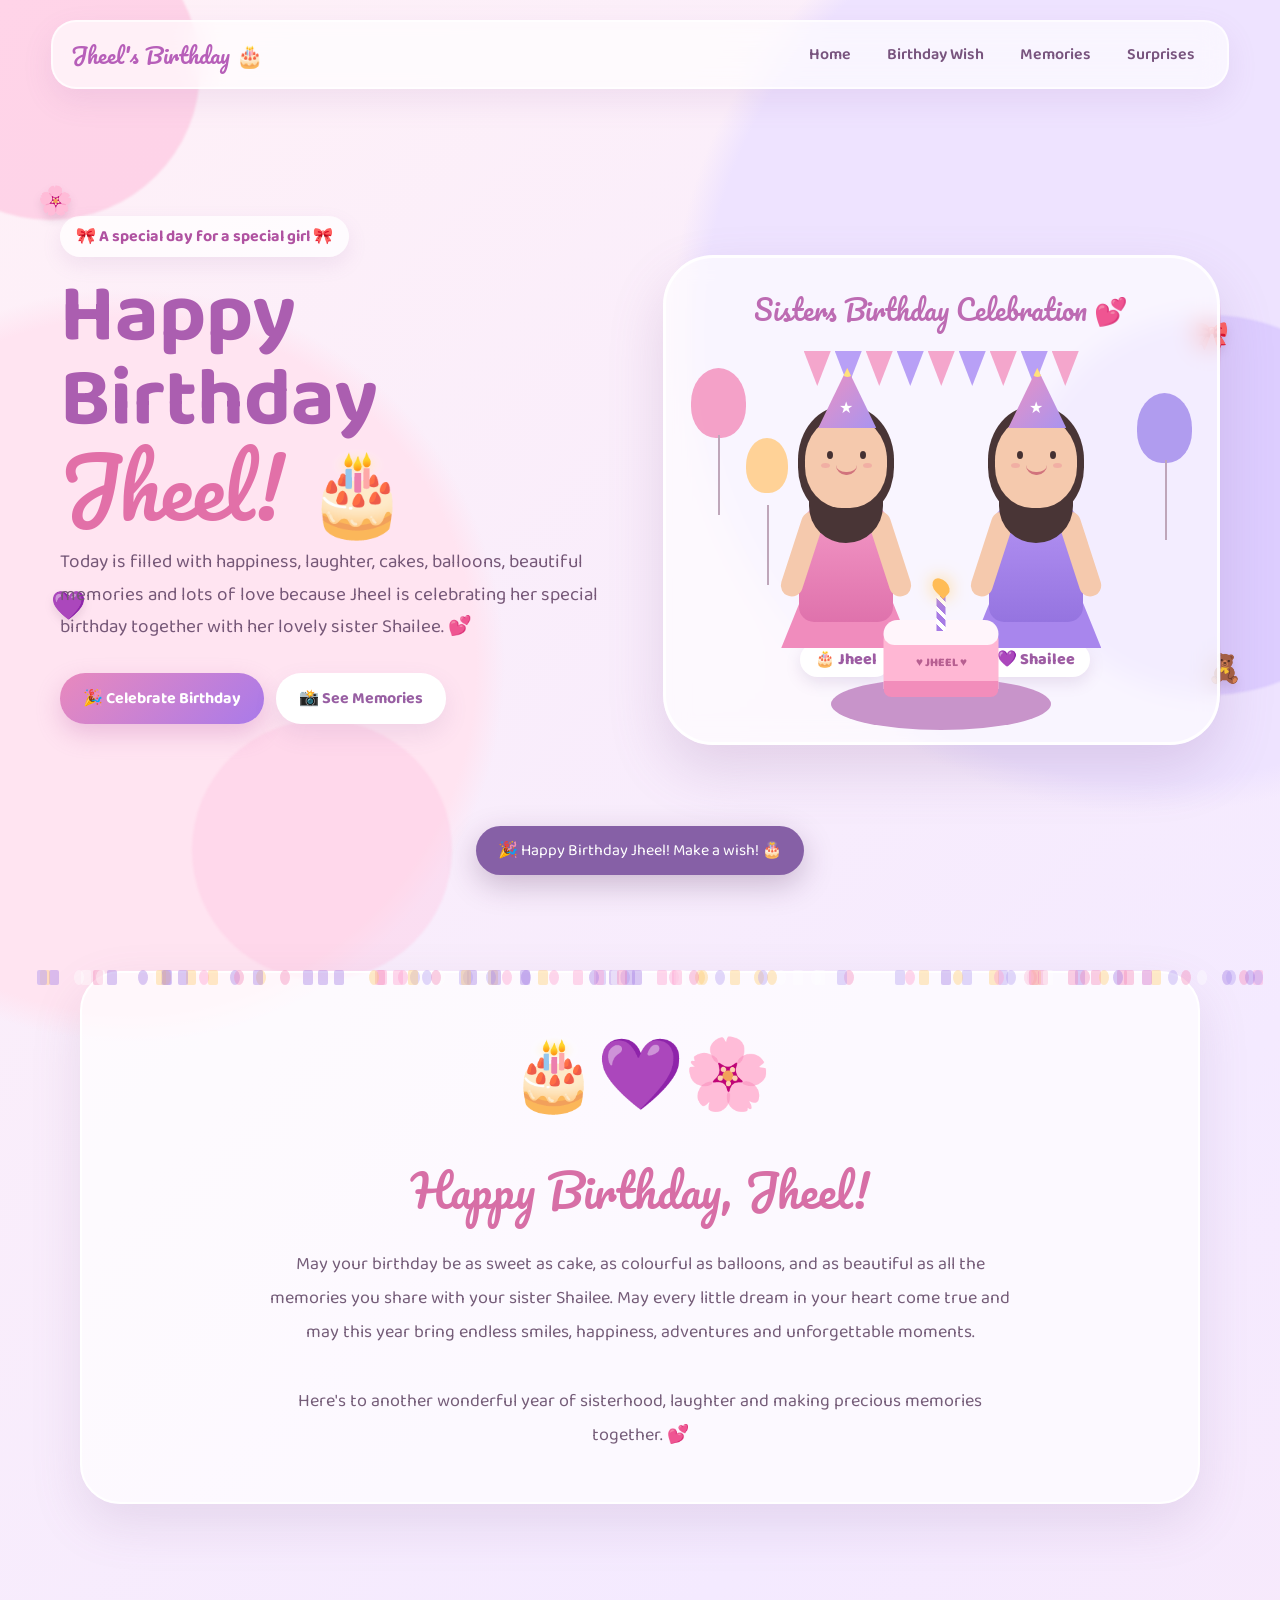
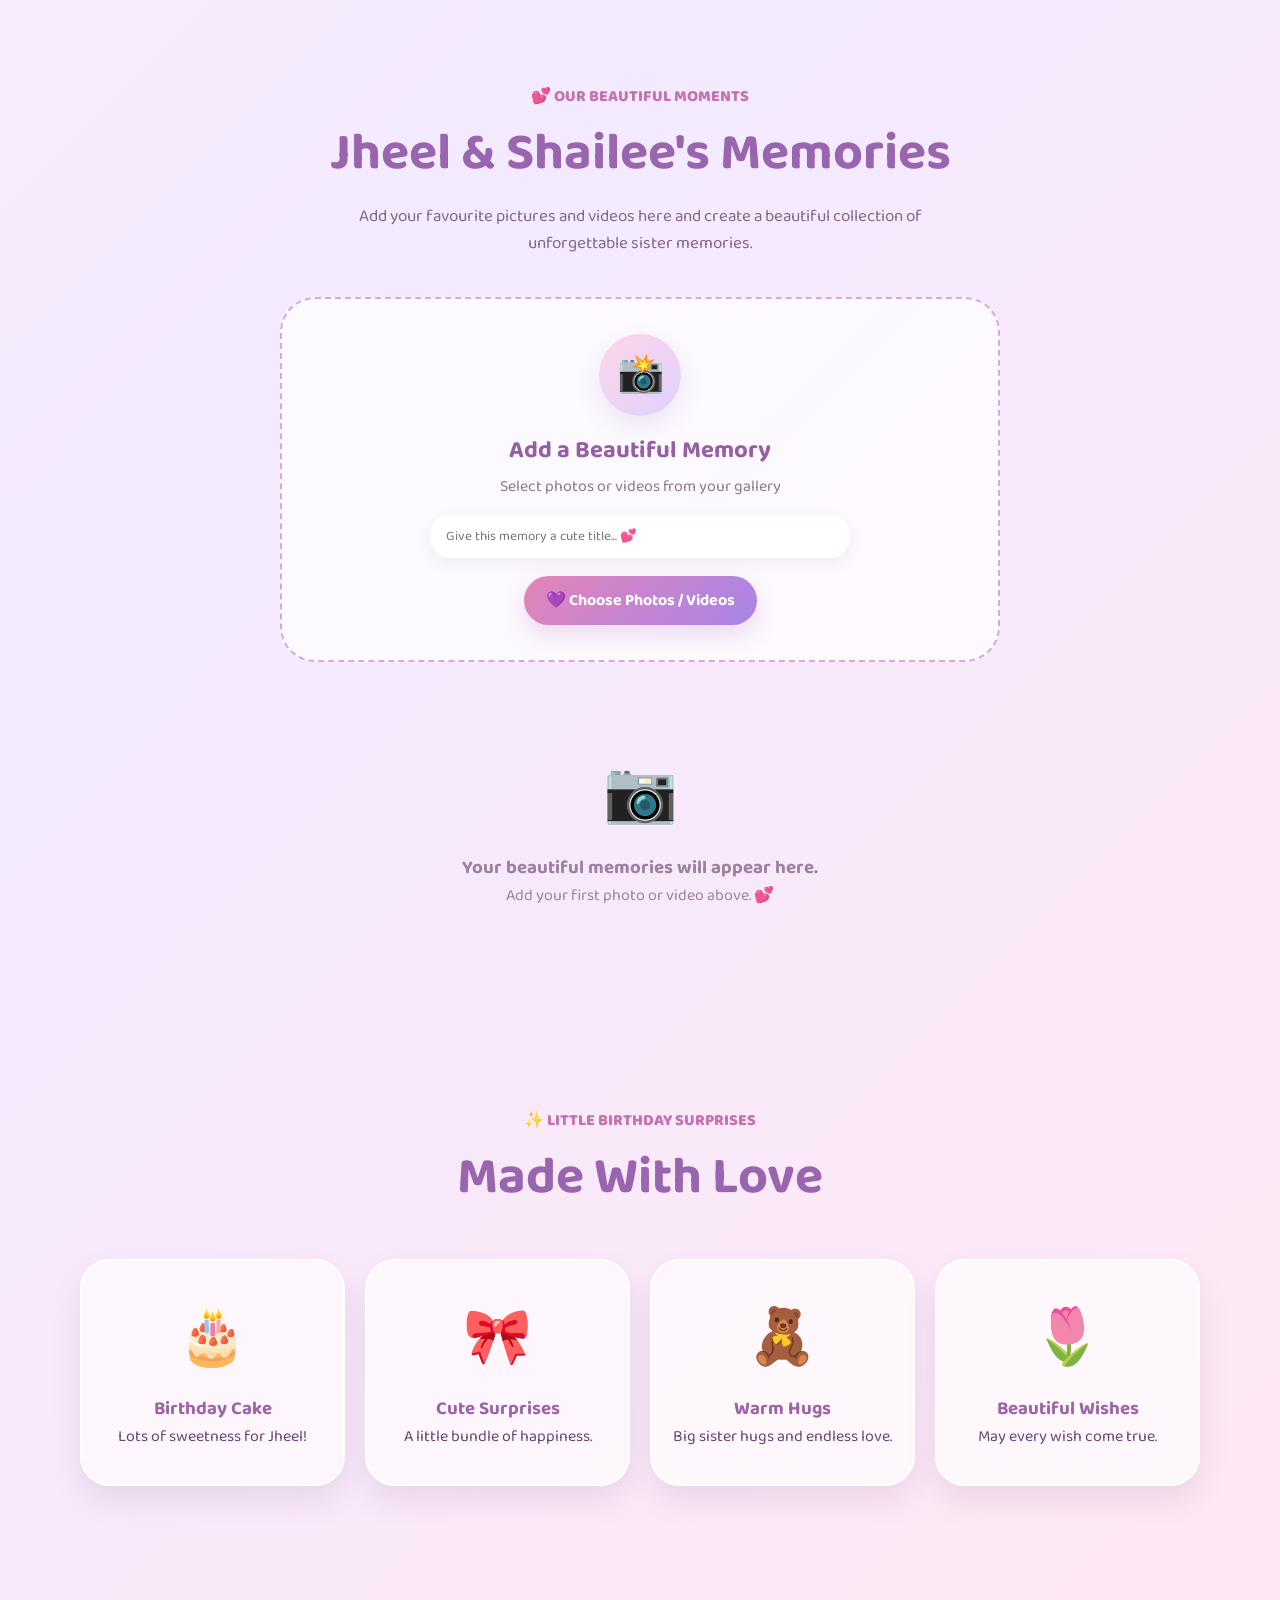
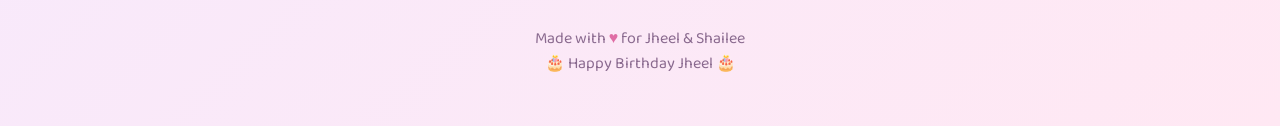
<file: index.html>
<!DOCTYPE html>
<html lang="en">
<head>
  <meta charset="UTF-8" />
  <meta name="viewport" content="width=device-width, initial-scale=1.0" />

  <title>Happy Birthday Jheel 💜</title>

  <link
    href="https://fonts.googleapis.com/css2?family=Baloo+2:wght@400;500;600;700;800&family=Pacifico&display=swap"
    rel="stylesheet"
  />

  <style>
    /* ===========================
       GLOBAL
    ============================ */

    * {
      margin: 0;
      padding: 0;
      box-sizing: border-box;
    }

    html {
      scroll-behavior: smooth;
    }

    body {
      font-family: "Baloo 2", cursive;
      background:
        radial-gradient(circle at 10% 20%, #ffe4f1 0 12%, transparent 13%),
        radial-gradient(circle at 90% 10%, #eee3ff 0 14%, transparent 15%),
        linear-gradient(135deg, #fff1f7, #f4eaff, #ffe8f3);
      min-height: 100vh;
      overflow-x: hidden;
      color: #67456f;
    }

    button,
    input,
    textarea {
      font-family: inherit;
    }

    button {
      cursor: pointer;
    }

    section {
      position: relative;
      z-index: 2;
    }

    /* ===========================
       BACKGROUND BLOBS
    ============================ */

    .blob {
      position: fixed;
      border-radius: 50%;
      filter: blur(1px);
      opacity: 0.35;
      z-index: -2;
      animation: blobFloat 10s ease-in-out infinite alternate;
    }

    .blob1 {
      width: 300px;
      height: 300px;
      background: #ff9fca;
      top: -80px;
      left: -100px;
    }

    .blob2 {
      width: 380px;
      height: 380px;
      background: #bca3ff;
      right: -120px;
      top: 35%;
      animation-delay: 2s;
    }

    .blob3 {
      width: 260px;
      height: 260px;
      background: #ffc2e0;
      bottom: -80px;
      left: 15%;
      animation-delay: 4s;
    }

    @keyframes blobFloat {
      from {
        transform: translateY(0) scale(1);
      }
      to {
        transform: translateY(30px) scale(1.08);
      }
    }

    /* ===========================
       NAVIGATION
    ============================ */

    nav {
      width: min(1180px, 92%);
      margin: 20px auto 0;
      padding: 12px 18px;
      background: rgba(255, 255, 255, 0.65);
      backdrop-filter: blur(15px);
      border: 2px solid rgba(255, 255, 255, 0.7);
      border-radius: 25px;
      display: flex;
      align-items: center;
      justify-content: space-between;
      gap: 20px;
      box-shadow: 0 12px 30px rgba(160, 100, 170, 0.12);
      position: relative;
      z-index: 50;
    }

    .logo {
      font-family: "Pacifico", cursive;
      font-size: 22px;
      color: #b75fb9;
      white-space: nowrap;
    }

    .nav-links {
      display: flex;
      align-items: center;
      gap: 8px;
      flex-wrap: wrap;
    }

    .nav-links a {
      text-decoration: none;
      color: #78547e;
      padding: 8px 14px;
      border-radius: 20px;
      font-weight: 600;
      transition: 0.25s;
    }

    .nav-links a:hover {
      background: #f7dff2;
      color: #a34aa7;
    }

    /* ===========================
       HERO
    ============================ */

    .hero {
      min-height: 88vh;
      width: min(1200px, 94%);
      margin: 0 auto;
      display: grid;
      grid-template-columns: 1fr 1fr;
      align-items: center;
      gap: 45px;
      padding: 50px 20px 80px;
    }

    .hero-content {
      position: relative;
    }

    .small-badge {
      width: max-content;
      padding: 8px 16px;
      border-radius: 30px;
      background: rgba(255, 255, 255, 0.74);
      box-shadow: 0 8px 20px rgba(160, 110, 175, 0.12);
      color: #b052a1;
      font-weight: 700;
      margin-bottom: 18px;
    }

    .hero h1 {
      font-size: clamp(45px, 7vw, 82px);
      line-height: 1.03;
      color: #ab5eb0;
      margin-bottom: 18px;
    }

    .hero h1 span {
      display: block;
      font-family: "Pacifico", cursive;
      color: #e270a8;
      font-weight: 400;
    }

    .hero p {
      max-width: 620px;
      font-size: 19px;
      line-height: 1.7;
      color: #765878;
    }

    .hero-buttons {
      display: flex;
      flex-wrap: wrap;
      gap: 12px;
      margin-top: 30px;
    }

    .btn {
      border: none;
      padding: 13px 23px;
      border-radius: 25px;
      font-size: 16px;
      font-weight: 700;
      transition: transform 0.25s, box-shadow 0.25s;
    }

    .btn:hover {
      transform: translateY(-4px);
    }

    .primary-btn {
      background: linear-gradient(135deg, #e989bd, #a97aea);
      color: white;
      box-shadow: 0 10px 25px rgba(191, 100, 173, 0.3);
    }

    .secondary-btn {
      color: #985fa3;
      background: white;
      box-shadow: 0 10px 25px rgba(130, 90, 160, 0.12);
    }

    /* ===========================
       SISTER CHARACTER SCENE
    ============================ */

    .scene {
      position: relative;
      min-height: 550px;
      display: flex;
      justify-content: center;
      align-items: flex-end;
    }

    .scene-card {
      width: 100%;
      min-height: 490px;
      background: rgba(255, 255, 255, 0.64);
      backdrop-filter: blur(12px);
      border: 3px solid rgba(255, 255, 255, 0.9);
      border-radius: 50px;
      position: relative;
      overflow: hidden;
      box-shadow: 0 25px 55px rgba(142, 93, 154, 0.2);
    }

    .party-title {
      text-align: center;
      padding-top: 28px;
      font-family: "Pacifico", cursive;
      color: #bd6bb3;
      font-size: 27px;
    }

    .banner {
      display: flex;
      justify-content: center;
      gap: 4px;
      margin-top: 18px;
    }

    .banner span {
      width: 27px;
      height: 35px;
      clip-path: polygon(0 0, 100% 0, 50% 100%);
    }

    .banner span:nth-child(odd) {
      background: #f4a6cc;
    }

    .banner span:nth-child(even) {
      background: #b8a0f6;
    }

    .characters {
      position: absolute;
      left: 0;
      right: 0;
      bottom: 65px;
      display: flex;
      justify-content: center;
      align-items: flex-end;
      gap: 40px;
    }

    .character-box {
      text-align: center;
      position: relative;
    }

    .character {
      position: relative;
      width: 150px;
      height: 270px;
    }

    .head {
      width: 82px;
      height: 92px;
      border-radius: 48% 48% 45% 45%;
      background: #f5c9ad;
      position: absolute;
      top: 52px;
      left: 34px;
      z-index: 4;
    }

    .hair {
      position: absolute;
      width: 96px;
      height: 112px;
      top: 42px;
      left: 27px;
      background: #493536;
      border-radius: 48% 48% 45% 45%;
      z-index: 3;
    }

    .hair::after {
      content: "";
      position: absolute;
      width: 74px;
      height: 55px;
      background: #493536;
      bottom: -25px;
      left: 11px;
      border-radius: 0 0 45px 45px;
    }

    .face {
      position: absolute;
      z-index: 5;
      top: 82px;
      left: 52px;
      width: 47px;
      height: 40px;
    }

    .eye {
      position: absolute;
      width: 6px;
      height: 8px;
      background: #443132;
      border-radius: 50%;
      top: 5px;
    }

    .eye.left {
      left: 4px;
    }

    .eye.right {
      right: 4px;
    }

    .smile {
      width: 21px;
      height: 10px;
      border-bottom: 3px solid #d1737c;
      border-radius: 0 0 20px 20px;
      position: absolute;
      left: 13px;
      top: 19px;
    }

    .blush {
      position: absolute;
      width: 9px;
      height: 5px;
      background: #ef9e9f;
      border-radius: 50%;
      top: 17px;
      opacity: 0.6;
    }

    .blush.left {
      left: -2px;
    }

    .blush.right {
      right: -2px;
    }

    .body {
      position: absolute;
      width: 94px;
      height: 125px;
      border-radius: 40px 40px 15px 15px;
      left: 28px;
      top: 133px;
      z-index: 2;
    }

    .jheel .body {
      background: linear-gradient(#f59bc8, #df72ac);
    }

    .shailee .body {
      background: linear-gradient(#b695f5, #9574e0);
    }

    .dress-bottom {
      position: absolute;
      width: 130px;
      height: 90px;
      left: 10px;
      top: 194px;
      clip-path: polygon(28% 0, 72% 0, 100% 100%, 0 100%);
      z-index: 1;
    }

    .jheel .dress-bottom {
      background: #f08cbd;
    }

    .shailee .dress-bottom {
      background: #a886ed;
    }

    .arm {
      position: absolute;
      width: 22px;
      height: 88px;
      background: #f5c9ad;
      border-radius: 20px;
      z-index: 2;
    }

    .arm-left {
      left: 20px;
      top: 146px;
      transform: rotate(18deg);
    }

    .arm-right {
      right: 20px;
      top: 146px;
      transform: rotate(-18deg);
    }

    .birthday-hat {
      position: absolute;
      top: 4px;
      left: 47px;
      width: 58px;
      height: 60px;
      background: linear-gradient(135deg, #ef91bf, #a994f0);
      clip-path: polygon(50% 0%, 100% 100%, 0% 100%);
      z-index: 7;
    }

    .birthday-hat::before {
      content: "";
      width: 13px;
      height: 13px;
      position: absolute;
      background: #ffe27c;
      border-radius: 50%;
      left: 23px;
      top: -4px;
    }

    .birthday-hat::after {
      content: "★";
      color: white;
      position: absolute;
      font-size: 16px;
      top: 28px;
      left: 21px;
    }

    .character-name {
      display: inline-block;
      margin-top: 8px;
      background: white;
      padding: 5px 15px;
      border-radius: 20px;
      font-weight: 800;
      color: #9d5ca3;
      box-shadow: 0 6px 15px rgba(130, 80, 150, 0.15);
    }

    .cake-table {
      position: absolute;
      bottom: 12px;
      width: 220px;
      height: 52px;
      left: 50%;
      transform: translateX(-50%);
      background: #c894ca;
      border-radius: 50%;
    }

    .cake {
      position: absolute;
      bottom: 45px;
      left: 50%;
      transform: translateX(-50%);
      width: 115px;
      height: 72px;
      background: #ffb7d4;
      border-radius: 15px 15px 8px 8px;
      border-bottom: 16px solid #f28dbb;
      z-index: 7;
    }

    .cake::before {
      content: "";
      position: absolute;
      width: 100%;
      height: 25px;
      background: #fff5fb;
      border-radius: 15px 15px 12px 12px;
      top: -5px;
    }

    .cake::after {
      content: "♥  JHEEL  ♥";
      position: absolute;
      width: 100%;
      top: 28px;
      text-align: center;
      font-size: 12px;
      font-weight: 800;
      color: #b75f91;
    }

    .candle {
      position: absolute;
      bottom: 111px;
      left: 50%;
      transform: translateX(-50%);
      width: 9px;
      height: 35px;
      background: repeating-linear-gradient(
        45deg,
        #a77be5,
        #a77be5 5px,
        white 5px,
        white 9px
      );
      z-index: 9;
    }

    .flame {
      position: absolute;
      bottom: 145px;
      left: 50%;
      transform: translateX(-50%);
      width: 14px;
      height: 20px;
      background: #ffbc55;
      border-radius: 50% 50% 50% 0;
      transform: translateX(-50%) rotate(-45deg);
      box-shadow: 0 0 18px #ffd37b;
      animation: flame 0.5s ease-in-out infinite alternate;
      z-index: 10;
    }

    @keyframes flame {
      to {
        transform: translateX(-50%) rotate(-45deg) scale(1.15);
      }
    }

    /* ===========================
       BALLOONS
    ============================ */

    .balloon {
      position: absolute;
      width: 55px;
      height: 70px;
      border-radius: 50% 50% 45% 45%;
      opacity: 0.9;
      animation: balloonMove 3s ease-in-out infinite alternate;
    }

    .balloon::after {
      content: "";
      position: absolute;
      width: 2px;
      height: 80px;
      background: #b99eb3;
      left: 50%;
      top: 67px;
    }

    .balloon1 {
      background: #f398c3;
      left: 25px;
      top: 110px;
    }

    .balloon2 {
      background: #a993ee;
      right: 25px;
      top: 135px;
      animation-delay: 0.7s;
    }

    .balloon3 {
      width: 42px;
      height: 55px;
      background: #ffcf8c;
      left: 80px;
      top: 180px;
      animation-delay: 1.3s;
    }

    @keyframes balloonMove {
      to {
        transform: translateY(-18px) rotate(3deg);
      }
    }

    /* ===========================
       FLOATING STICKERS
    ============================ */

    .floating-stickers span {
      position: absolute;
      font-size: 28px;
      animation: stickerFloat 4s ease-in-out infinite alternate;
      filter: drop-shadow(0 5px 4px rgba(90, 40, 90, 0.12));
    }

    .sticker1 {
      top: 20%;
      left: 3%;
    }

    .sticker2 {
      top: 35%;
      right: 4%;
      animation-delay: 1s !important;
    }

    .sticker3 {
      top: 65%;
      left: 4%;
      animation-delay: 2s !important;
    }

    .sticker4 {
      top: 72%;
      right: 3%;
      animation-delay: 0.5s !important;
    }

    @keyframes stickerFloat {
      from {
        transform: translateY(0) rotate(-6deg);
      }
      to {
        transform: translateY(-18px) rotate(6deg);
      }
    }

    /* ===========================
       SECTION GENERAL
    ============================ */

    .section-container {
      width: min(1120px, 92%);
      margin: auto;
    }

    .section-heading {
      text-align: center;
      margin-bottom: 40px;
    }

    .section-heading small {
      color: #c573af;
      font-weight: 800;
      font-size: 16px;
    }

    .section-heading h2 {
      font-size: clamp(34px, 5vw, 52px);
      color: #9a65af;
      margin-top: 3px;
    }

    .section-heading p {
      max-width: 600px;
      margin: 8px auto 0;
      color: #826885;
      font-size: 17px;
    }

    /* ===========================
       BIRTHDAY MESSAGE
    ============================ */

    .birthday-message {
      padding: 90px 0;
    }

    .message-card {
      background: rgba(255, 255, 255, 0.7);
      border: 2px solid white;
      border-radius: 40px;
      padding: 50px;
      text-align: center;
      position: relative;
      box-shadow: 0 20px 50px rgba(137, 93, 149, 0.15);
    }

    .message-card .big-icon {
      font-size: 70px;
      margin-bottom: 15px;
    }

    .message-card h2 {
      font-family: "Pacifico", cursive;
      color: #d76fa6;
      font-size: clamp(30px, 5vw, 45px);
      font-weight: normal;
    }

    .message-card p {
      max-width: 750px;
      margin: 18px auto 0;
      font-size: 18px;
      line-height: 1.9;
      color: #755d79;
    }

    /* ===========================
       MEMORIES
    ============================ */

    .memories-section {
      padding: 90px 0;
    }

    .memory-upload {
      max-width: 720px;
      margin: 0 auto 45px;
      background: rgba(255, 255, 255, 0.7);
      border: 2px dashed #d7a8de;
      padding: 35px 25px;
      border-radius: 35px;
      text-align: center;
      transition: 0.3s;
    }

    .memory-upload.dragover {
      transform: scale(1.02);
      background: #fff;
      border-color: #d767a8;
    }

    .upload-icon {
      width: 82px;
      height: 82px;
      display: grid;
      place-items: center;
      margin: auto;
      border-radius: 50%;
      font-size: 38px;
      background: linear-gradient(135deg, #ffd6e8, #ded1ff);
      box-shadow: 0 10px 25px rgba(130, 90, 160, 0.13);
    }

    .memory-upload h3 {
      color: #9560a1;
      margin: 15px 0 4px;
      font-size: 24px;
    }

    .memory-upload p {
      color: #8e758f;
    }

    #memoryInput {
      display: none;
    }

    .upload-btn {
      display: inline-block;
      margin-top: 18px;
      background: linear-gradient(135deg, #e584b8, #a884e8);
      color: white;
      font-weight: 700;
      padding: 12px 22px;
      border-radius: 25px;
      cursor: pointer;
      box-shadow: 0 10px 25px rgba(167, 95, 178, 0.2);
      transition: 0.25s;
    }

    .upload-btn:hover {
      transform: translateY(-3px);
    }

    .memory-title-input {
      border: none;
      outline: none;
      width: min(420px, 100%);
      margin-top: 16px;
      background: white;
      padding: 11px 16px;
      border-radius: 20px;
      color: #735676;
      box-shadow: 0 5px 15px rgba(100, 70, 120, 0.08);
    }

    .memory-grid {
      display: grid;
      grid-template-columns: repeat(3, 1fr);
      gap: 22px;
    }

    .memory-card {
      position: relative;
      border-radius: 25px;
      background: white;
      overflow: hidden;
      box-shadow: 0 12px 30px rgba(127, 79, 142, 0.15);
      animation: cardIn 0.45s ease;
    }

    @keyframes cardIn {
      from {
        opacity: 0;
        transform: translateY(20px) scale(0.95);
      }
      to {
        opacity: 1;
        transform: translateY(0) scale(1);
      }
    }

    .memory-card img,
    .memory-card video {
      width: 100%;
      height: 260px;
      object-fit: cover;
      display: block;
      background: #f0e5f1;
    }

    .memory-info {
      padding: 15px 18px 19px;
    }

    .memory-info h4 {
      font-size: 18px;
      color: #9360a0;
    }

    .memory-info small {
      color: #aa90aa;
    }

    .delete-memory {
      position: absolute;
      top: 12px;
      right: 12px;
      width: 37px;
      height: 37px;
      border: none;
      background: rgba(255, 255, 255, 0.92);
      border-radius: 50%;
      font-size: 17px;
      display: grid;
      place-items: center;
      box-shadow: 0 5px 13px rgba(0, 0, 0, 0.15);
      z-index: 5;
    }

    .delete-memory:hover {
      background: #ffe3ee;
    }

    .empty-memories {
      grid-column: 1 / -1;
      text-align: center;
      color: #9b829e;
      padding: 40px;
    }

    .empty-memories .icon {
      font-size: 60px;
      margin-bottom: 10px;
    }

    /* ===========================
       CUTE CARDS
    ============================ */

    .cute-section {
      padding: 70px 0 100px;
    }

    .cute-grid {
      display: grid;
      grid-template-columns: repeat(4, 1fr);
      gap: 20px;
    }

    .cute-card {
      padding: 35px 20px;
      border-radius: 30px;
      text-align: center;
      background: rgba(255, 255, 255, 0.65);
      border: 2px solid white;
      box-shadow: 0 15px 30px rgba(116, 78, 130, 0.12);
      transition: 0.3s;
    }

    .cute-card:hover {
      transform: translateY(-8px) rotate(1deg);
    }

    .cute-card .emoji {
      font-size: 55px;
    }

    .cute-card h3 {
      color: #9d65a7;
      margin-top: 10px;
    }

    /* ===========================
       FOOTER
    ============================ */

    footer {
      text-align: center;
      padding: 40px 20px 50px;
      color: #89698e;
    }

    footer .heart {
      color: #df6da5;
      animation: heartbeat 1s infinite;
      display: inline-block;
    }

    @keyframes heartbeat {
      50% {
        transform: scale(1.3);
      }
    }

    /* ===========================
       CONFETTI
    ============================ */

    .confetti {
      position: fixed;
      width: 10px;
      height: 15px;
      top: -20px;
      z-index: 9999;
      pointer-events: none;
      animation: confettiFall linear forwards;
    }

    @keyframes confettiFall {
      to {
        transform: translateY(110vh) rotate(720deg);
        opacity: 0.4;
      }
    }

    /* ===========================
       FLOATING HEART
    ============================ */

    .floating-heart {
      position: fixed;
      bottom: -40px;
      pointer-events: none;
      z-index: 100;
      animation: heartFloat linear forwards;
    }

    @keyframes heartFloat {
      0% {
        opacity: 0;
        transform: translateY(0) scale(0.5);
      }

      10% {
        opacity: 1;
      }

      100% {
        opacity: 0;
        transform: translateY(-110vh) rotate(30deg) scale(1.3);
      }
    }

    /* ===========================
       TOAST
    ============================ */

    .toast {
      position: fixed;
      bottom: 25px;
      left: 50%;
      transform: translate(-50%, 100px);
      background: #8660a6;
      color: white;
      padding: 12px 22px;
      border-radius: 25px;
      z-index: 10000;
      opacity: 0;
      transition: 0.35s;
      box-shadow: 0 10px 30px rgba(70, 30, 80, 0.25);
    }

    .toast.show {
      opacity: 1;
      transform: translate(-50%, 0);
    }

    /* ===========================
       RESPONSIVE
    ============================ */

    @media (max-width: 900px) {
      .hero {
        grid-template-columns: 1fr;
        text-align: center;
        padding-top: 70px;
      }

      .small-badge {
        margin-left: auto;
        margin-right: auto;
      }

      .hero p {
        margin-left: auto;
        margin-right: auto;
      }

      .hero-buttons {
        justify-content: center;
      }

      .scene {
        min-height: 500px;
      }

      .memory-grid {
        grid-template-columns: repeat(2, 1fr);
      }

      .cute-grid {
        grid-template-columns: repeat(2, 1fr);
      }
    }

    @media (max-width: 600px) {
      nav {
        justify-content: center;
      }

      .nav-links {
        display: none;
      }

      .hero {
        padding-left: 0;
        padding-right: 0;
      }

      .hero h1 {
        font-size: 48px;
      }

      .characters {
        gap: 0;
        transform: scale(0.84);
        transform-origin: bottom center;
      }

      .scene-card {
        min-height: 455px;
      }

      .balloon3 {
        display: none;
      }

      .message-card {
        padding: 35px 22px;
      }

      .memory-grid {
        grid-template-columns: 1fr;
      }

      .memory-card img,
      .memory-card video {
        height: 300px;
      }

      .cute-grid {
        grid-template-columns: 1fr 1fr;
      }
    }
  </style>
</head>

<body>

  <!-- Decorative Background -->

  <div class="blob blob1"></div>
  <div class="blob blob2"></div>
  <div class="blob blob3"></div>

  <!-- Cute floating stickers -->

  <div class="floating-stickers">
    <span class="sticker1">🌸</span>
    <span class="sticker2">🎀</span>
    <span class="sticker3">💜</span>
    <span class="sticker4">🧸</span>
  </div>

  <!-- Navigation -->

  <nav>
    <div class="logo">Jheel's Birthday 🎂</div>

    <div class="nav-links">
      <a href="#home">Home</a>
      <a href="#wish">Birthday Wish</a>
      <a href="#memories">Memories</a>
      <a href="#cute">Surprises</a>
    </div>
  </nav>

  <!-- ==========================
       HERO SECTION
  =========================== -->

  <section class="hero" id="home">

    <div class="hero-content">

      <div class="small-badge">
        🎀 A special day for a special girl 🎀
      </div>

      <h1>
        Happy Birthday
        <span>Jheel! 🎂</span>
      </h1>

      <p>
        Today is filled with happiness, laughter, cakes, balloons,
        beautiful memories and lots of love because Jheel is celebrating
        her special birthday together with her lovely sister Shailee.
        💕
      </p>

      <div class="hero-buttons">

        <button class="btn primary-btn" onclick="celebrate()">
          🎉 Celebrate Birthday
        </button>

        <button class="btn secondary-btn"
          onclick="document.getElementById('memories').scrollIntoView()">
          📸 See Memories
        </button>

      </div>
    </div>

    <!-- Birthday Scene -->

    <div class="scene">

      <div class="scene-card">

        <div class="party-title">
          Sisters Birthday Celebration 💕
        </div>

        <div class="banner">
          <span></span>
          <span></span>
          <span></span>
          <span></span>
          <span></span>
          <span></span>
          <span></span>
          <span></span>
          <span></span>
        </div>

        <!-- balloons -->

        <div class="balloon balloon1"></div>
        <div class="balloon balloon2"></div>
        <div class="balloon balloon3"></div>

        <!-- Characters -->

        <div class="characters">

          <!-- JHEEL -->

          <div class="character-box">

            <div class="character jheel">

              <div class="birthday-hat"></div>

              <div class="hair"></div>

              <div class="head"></div>

              <div class="face">

                <div class="eye left"></div>
                <div class="eye right"></div>

                <div class="blush left"></div>
                <div class="blush right"></div>

                <div class="smile"></div>

              </div>

              <div class="body"></div>

              <div class="dress-bottom"></div>

              <div class="arm arm-left"></div>
              <div class="arm arm-right"></div>

            </div>

            <span class="character-name">
              🎂 Jheel
            </span>

          </div>

          <!-- SHAILEE -->

          <div class="character-box">

            <div class="character shailee">

              <div class="birthday-hat"></div>

              <div class="hair"></div>

              <div class="head"></div>

              <div class="face">

                <div class="eye left"></div>
                <div class="eye right"></div>

                <div class="blush left"></div>
                <div class="blush right"></div>

                <div class="smile"></div>

              </div>

              <div class="body"></div>

              <div class="dress-bottom"></div>

              <div class="arm arm-left"></div>
              <div class="arm arm-right"></div>

            </div>

            <span class="character-name">
              💜 Shailee
            </span>

          </div>

        </div>

        <!-- Birthday Cake -->

        <div class="flame"></div>
        <div class="candle"></div>
        <div class="cake"></div>
        <div class="cake-table"></div>

      </div>
    </div>

  </section>

  <!-- ==========================
       BIRTHDAY WISH
  =========================== -->

  <section class="birthday-message" id="wish">

    <div class="section-container">

      <div class="message-card">

        <div class="big-icon">
          🎂💜🌸
        </div>

        <h2>
          Happy Birthday, Jheel!
        </h2>

        <p>
          May your birthday be as sweet as cake, as colourful as balloons,
          and as beautiful as all the memories you share with your sister
          Shailee. May every little dream in your heart come true and may
          this year bring endless smiles, happiness, adventures and
          unforgettable moments.
          <br /><br />
          Here's to another wonderful year of sisterhood, laughter and
          making precious memories together. 💕
        </p>

      </div>

    </div>

  </section>

  <!-- ==========================
       MEMORIES SECTION
  =========================== -->

  <section class="memories-section" id="memories">

    <div class="section-container">

      <div class="section-heading">

        <small>💕 OUR BEAUTIFUL MOMENTS</small>

        <h2>
          Jheel & Shailee's Memories
        </h2>

        <p>
          Add your favourite pictures and videos here and create a beautiful
          collection of unforgettable sister memories.
        </p>

      </div>

      <!-- Upload area -->

      <div
        class="memory-upload"
        id="dropZone"
      >

        <div class="upload-icon">
          📸
        </div>

        <h3>
          Add a Beautiful Memory
        </h3>

        <p>
          Select photos or videos from your gallery
        </p>

        <input
          type="text"
          class="memory-title-input"
          id="memoryTitle"
          placeholder="Give this memory a cute title... 💕"
        />

        <br />

        <input
          type="file"
          id="memoryInput"
          accept="image/*,video/*"
          multiple
        />

        <label for="memoryInput" class="upload-btn">
          💜 Choose Photos / Videos
        </label>

      </div>

      <!-- Memory Gallery -->

      <div class="memory-grid" id="memoryGrid">

        <div class="empty-memories">

          <div class="icon">
            📷
          </div>

          <h3>
            Your beautiful memories will appear here.
          </h3>

          <p>
            Add your first photo or video above. 💕
          </p>

        </div>

      </div>

    </div>

  </section>

  <!-- ==========================
       CUTE STICKERS
  =========================== -->

  <section class="cute-section" id="cute">

    <div class="section-container">

      <div class="section-heading">

        <small>✨ LITTLE BIRTHDAY SURPRISES</small>

        <h2>
          Made With Love
        </h2>

      </div>

      <div class="cute-grid">

        <div class="cute-card">
          <div class="emoji">🎂</div>
          <h3>Birthday Cake</h3>
          <p>Lots of sweetness for Jheel!</p>
        </div>

        <div class="cute-card">
          <div class="emoji">🎀</div>
          <h3>Cute Surprises</h3>
          <p>A little bundle of happiness.</p>
        </div>

        <div class="cute-card">
          <div class="emoji">🧸</div>
          <h3>Warm Hugs</h3>
          <p>Big sister hugs and endless love.</p>
        </div>

        <div class="cute-card">
          <div class="emoji">🌷</div>
          <h3>Beautiful Wishes</h3>
          <p>May every wish come true.</p>
        </div>

      </div>

    </div>

  </section>

  <!-- Footer -->

  <footer>

    Made with
    <span class="heart">♥</span>
    for Jheel & Shailee

    <br />

    🎂 Happy Birthday Jheel 🎂

  </footer>

  <div class="toast" id="toast">
    Memory saved successfully 💕
  </div>

  <!-- ==========================
       JAVASCRIPT
  =========================== -->

  <script>

    /* ==================================
       CONFETTI
    ================================== */

    function celebrate() {

      const colors = [
        "#f58aba",
        "#a47ee5",
        "#ffcf75",
        "#ff9fcf",
        "#b6a1f2",
        "#ffffff"
      ];

      for (let i = 0; i < 120; i++) {

        const confetti = document.createElement("div");

        confetti.className = "confetti";

        confetti.style.left =
          Math.random() * 100 + "vw";

        confetti.style.background =
          colors[
            Math.floor(
              Math.random() * colors.length
            )
          ];

        confetti.style.animationDuration =
          2 + Math.random() * 3 + "s";

        confetti.style.animationDelay =
          Math.random() * 0.5 + "s";

        confetti.style.borderRadius =
          Math.random() > 0.5
            ? "50%"
            : "2px";

        document.body.appendChild(confetti);

        setTimeout(() => {
          confetti.remove();
        }, 5500);

      }

      showToast(
        "🎉 Happy Birthday Jheel! Make a wish! 🎂"
      );

      createHearts(15);
    }


    /* ==================================
       FLOATING HEARTS
    ================================== */

    function createHearts(amount = 1) {

      const hearts = [
        "💗",
        "💜",
        "💕",
        "🌸",
        "✨"
      ];

      for (let i = 0; i < amount; i++) {

        setTimeout(() => {

          const heart =
            document.createElement("div");

          heart.className =
            "floating-heart";

          heart.textContent =
            hearts[
              Math.floor(
                Math.random() *
                hearts.length
              )
            ];

          heart.style.left =
            Math.random() * 100 + "vw";

          heart.style.fontSize =
            18 + Math.random() * 22 + "px";

          heart.style.animationDuration =
            4 + Math.random() * 4 + "s";

          document.body.appendChild(heart);

          setTimeout(() => {
            heart.remove();
          }, 8500);

        }, i * 130);

      }
    }

    setInterval(() => {

      if (Math.random() > 0.45) {
        createHearts(1);
      }

    }, 1700);


    /* ==================================
       TOAST
    ================================== */

    function showToast(message) {

      const toast =
        document.getElementById("toast");

      toast.textContent =
        message;

      toast.classList.add("show");

      setTimeout(() => {

        toast.classList.remove("show");

      }, 2600);
    }


    /* ==================================
       INDEXED DB MEMORY STORAGE
    ================================== */

    const DB_NAME =
      "JheelBirthdayMemories";

    const STORE_NAME =
      "memories";

    let db;


    function openDatabase() {

      const request =
        indexedDB.open(
          DB_NAME,
          1
        );


      request.onerror = () => {

        console.error(
          "Unable to open database."
        );

      };


      request.onsuccess = event => {

        db =
          event.target.result;

        loadMemories();

      };


      request.onupgradeneeded =
        event => {

          const database =
            event.target.result;

          if (
            !database.objectStoreNames
              .contains(STORE_NAME)
          ) {

            database.createObjectStore(
              STORE_NAME,
              {
                keyPath: "id",
                autoIncrement: true
              }
            );

          }

        };

    }


    /* ==================================
       SAVE MEMORY
    ================================== */

    function saveMemory(file) {

      if (!db) return;

      const titleInput =
        document.getElementById(
          "memoryTitle"
        );

      const memory = {

        title:
          titleInput.value.trim() ||
          "Beautiful Memory 💕",

        file: file,

        type: file.type,

        createdAt:
          new Date().toISOString()

      };


      const transaction =
        db.transaction(
          [STORE_NAME],
          "readwrite"
        );


      const store =
        transaction.objectStore(
          STORE_NAME
        );


      const request =
        store.add(memory);


      request.onsuccess = () => {

        titleInput.value = "";

        loadMemories();

        showToast(
          "💜 Memory saved successfully!"
        );

      };


      request.onerror = () => {

        showToast(
          "Unable to save memory."
        );

      };

    }


    /* ==================================
       LOAD MEMORIES
    ================================== */

    function loadMemories() {

      if (!db) return;

      const transaction =
        db.transaction(
          [STORE_NAME],
          "readonly"
        );


      const store =
        transaction.objectStore(
          STORE_NAME
        );


      const request =
        store.getAll();


      request.onsuccess = event => {

        const memories =
          event.target.result;

        displayMemories(
          memories.reverse()
        );

      };

    }


    /* ==================================
       DISPLAY MEMORIES
    ================================== */

    function displayMemories(memories) {

      const grid =
        document.getElementById(
          "memoryGrid"
        );


      grid.innerHTML = "";


      if (!memories.length) {

        grid.innerHTML = `

          <div class="empty-memories">

            <div class="icon">
              📷
            </div>

            <h3>
              Your beautiful memories
              will appear here.
            </h3>

            <p>
              Add your first photo
              or video above. 💕
            </p>

          </div>

        `;

        return;
      }


      memories.forEach(memory => {

        const card =
          document.createElement("div");

        card.className =
          "memory-card";


        const url =
          URL.createObjectURL(
            memory.file
          );


        let media;


        if (
          memory.type.startsWith(
            "video/"
          )
        ) {

          media =
            document.createElement(
              "video"
            );

          media.src = url;

          media.controls = true;

          media.preload = "metadata";

        }

        else {

          media =
            document.createElement(
              "img"
            );

          media.src = url;

          media.alt =
            memory.title;

          media.loading =
            "lazy";

        }


        const deleteButton =
          document.createElement(
            "button"
          );

        deleteButton.className =
          "delete-memory";

        deleteButton.innerHTML =
          "🗑️";

        deleteButton.title =
          "Delete memory";

        deleteButton.onclick =
          () => {

            if (
              confirm(
                "Delete this memory?"
              )
            ) {

              deleteMemory(
                memory.id
              );

            }

          };


        const information =
          document.createElement(
            "div"
          );

        information.className =
          "memory-info";


        const title =
          document.createElement(
            "h4"
          );

        title.textContent =
          memory.title;


        const date =
          document.createElement(
            "small"
          );

        date.textContent =
          "💕 " +
          new Date(
            memory.createdAt
          ).toLocaleDateString(
            undefined,
            {
              day: "numeric",
              month: "long",
              year: "numeric"
            }
          );


        information.appendChild(
          title
        );

        information.appendChild(
          date
        );


        card.appendChild(
          deleteButton
        );

        card.appendChild(
          media
        );

        card.appendChild(
          information
        );


        grid.appendChild(card);

      });

    }


    /* ==================================
       DELETE MEMORY
    ================================== */

    function deleteMemory(id) {

      if (!db) return;

      const transaction =
        db.transaction(
          [STORE_NAME],
          "readwrite"
        );


      const store =
        transaction.objectStore(
          STORE_NAME
        );


      const request =
        store.delete(id);


      request.onsuccess = () => {

        loadMemories();

        showToast(
          "Memory deleted 💕"
        );

      };

    }


    /* ==================================
       FILE INPUT
    ================================== */

    const memoryInput =
      document.getElementById(
        "memoryInput"
      );


    memoryInput.addEventListener(
      "change",
      event => {

        const files =
          Array.from(
            event.target.files
          );


        files.forEach(file => {

          if (
            file.type.startsWith(
              "image/"
            ) ||
            file.type.startsWith(
              "video/"
            )
          ) {

            saveMemory(file);

          }

        });


        memoryInput.value = "";

      }
    );


    /* ==================================
       DRAG & DROP
    ================================== */

    const dropZone =
      document.getElementById(
        "dropZone"
      );


    ["dragenter", "dragover"]
      .forEach(eventName => {

        dropZone.addEventListener(
          eventName,
          event => {

            event.preventDefault();

            dropZone.classList.add(
              "dragover"
            );

          }
        );

      });


    ["dragleave", "drop"]
      .forEach(eventName => {

        dropZone.addEventListener(
          eventName,
          event => {

            event.preventDefault();

            dropZone.classList.remove(
              "dragover"
            );

          }
        );

      });


    dropZone.addEventListener(
      "drop",
      event => {

        const files =
          Array.from(
            event.dataTransfer.files
          );


        files.forEach(file => {

          if (
            file.type.startsWith(
              "image/"
            ) ||
            file.type.startsWith(
              "video/"
            )
          ) {

            saveMemory(file);

          }

        });

      }
    );


    /* ==================================
       START APPLICATION
    ================================== */

    openDatabase();


    window.addEventListener(
      "load",
      () => {

        setTimeout(() => {

          celebrate();

        }, 700);

      }
    );

  </script>

</body>
</html>
</file>
